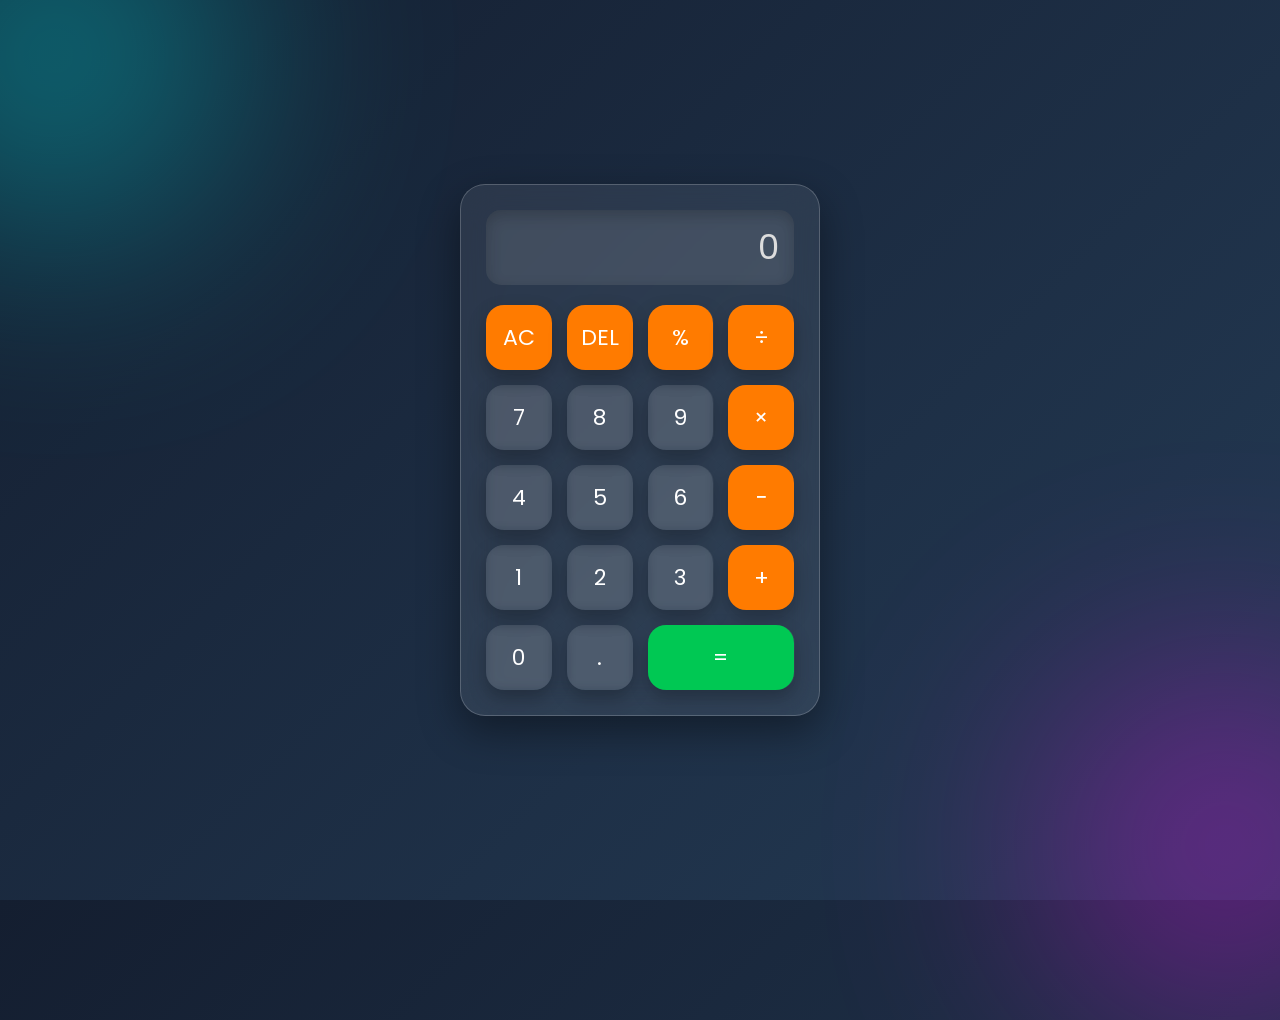
<file: calculator/index.html>
<!DOCTYPE html>
<html lang="en">
<head>
<meta charset="UTF-8">
<meta name="viewport" content="width=device-width, initial-scale=1.0">
<title>Modern Calculator</title>

<link rel="stylesheet" href="style.css">

<!-- Google Font -->
<link href="https://fonts.googleapis.com/css2?family=Poppins:wght@300;400;600&display=swap" rel="stylesheet">

</head>

<body>

<div class="container">

<div class="calculator">

<input
type="text"
id="display"
placeholder="0"
readonly>

<div class="buttons">

<button class="operator" onclick="clearDisplay()">AC</button>
<button class="operator" onclick="deleteLast()">DEL</button>
<button class="operator" onclick="append('%')">%</button>
<button class="operator" onclick="append('/')">÷</button>

<button onclick="append('7')">7</button>
<button onclick="append('8')">8</button>
<button onclick="append('9')">9</button>
<button class="operator" onclick="append('*')">×</button>

<button onclick="append('4')">4</button>
<button onclick="append('5')">5</button>
<button onclick="append('6')">6</button>
<button class="operator" onclick="append('-')">−</button>

<button onclick="append('1')">1</button>
<button onclick="append('2')">2</button>
<button onclick="append('3')">3</button>
<button class="operator" onclick="append('+')">+</button>

<button onclick="append('0')">0</button>
<button onclick="append('.')">.</button>

<button class="equal" onclick="calculate()">=</button>

</div>

</div>

</div>

<script src="script.js"></script>

</body>
</html>
</file>
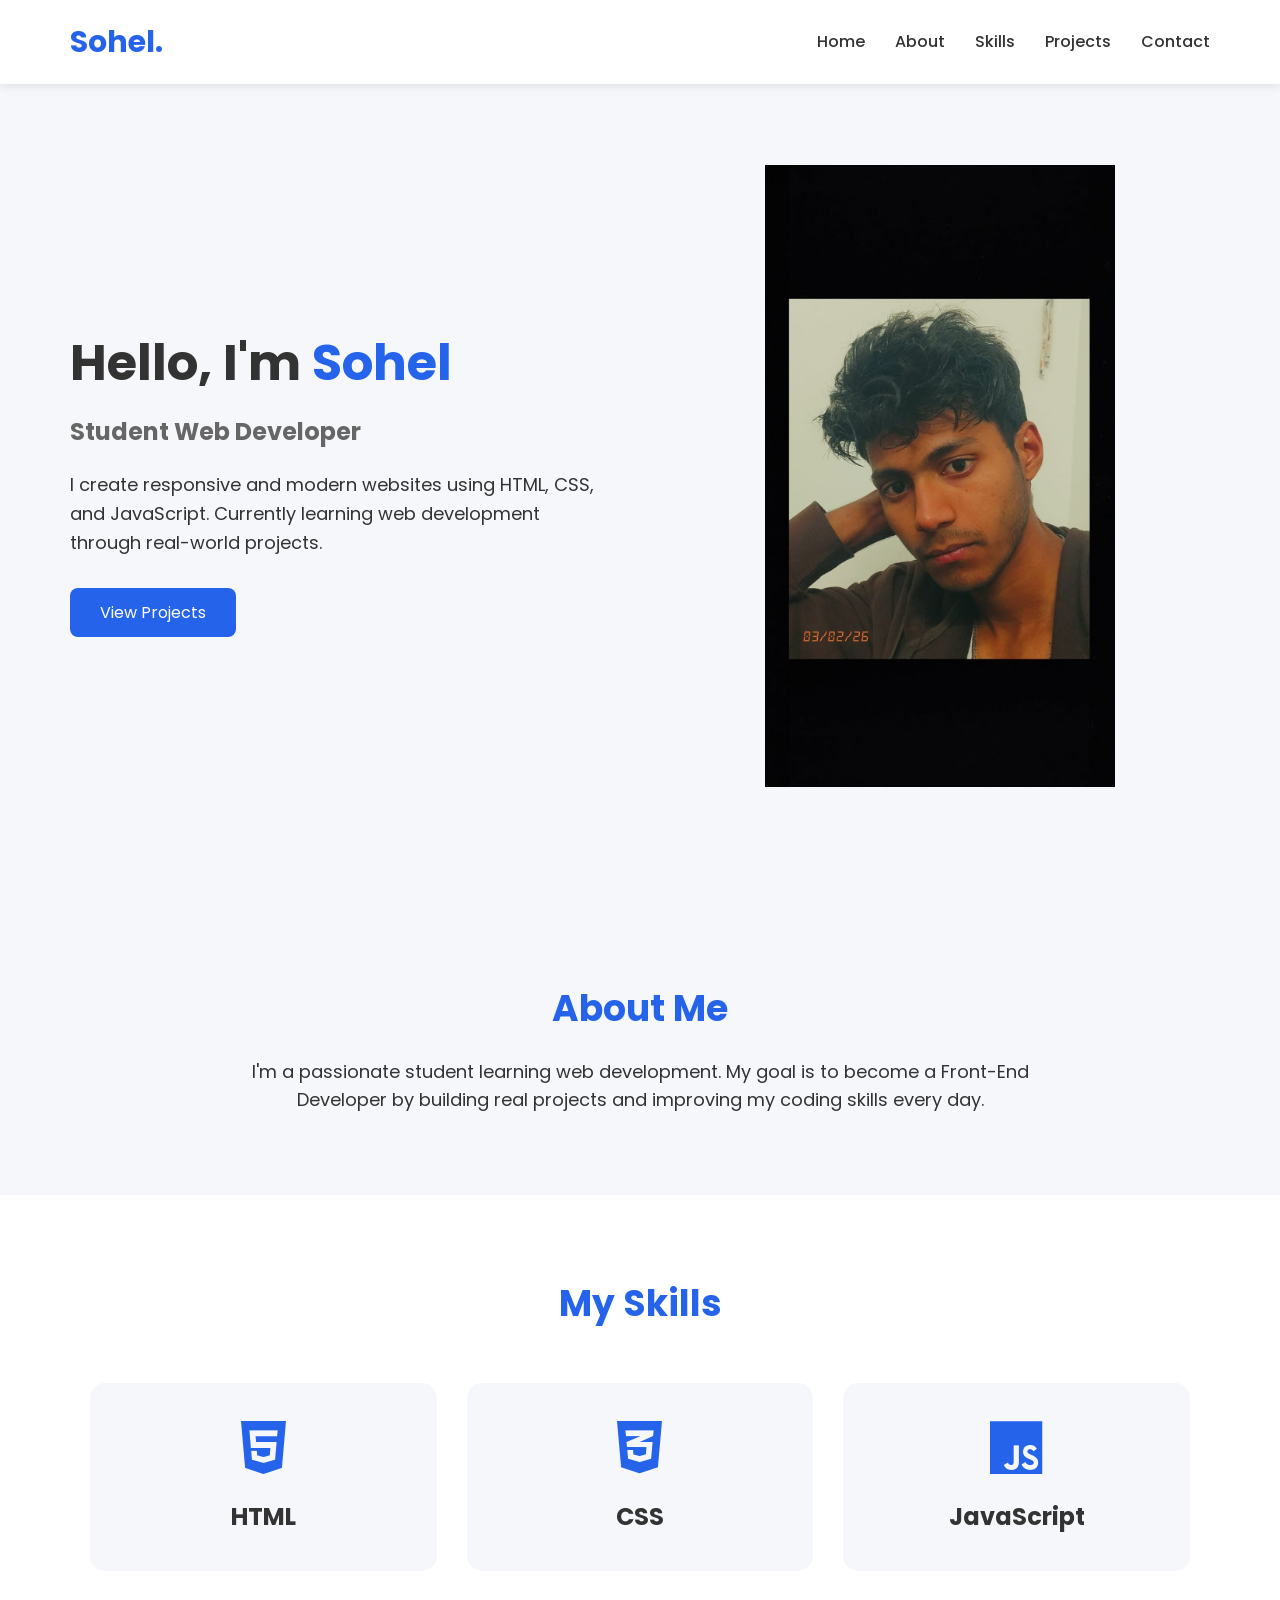
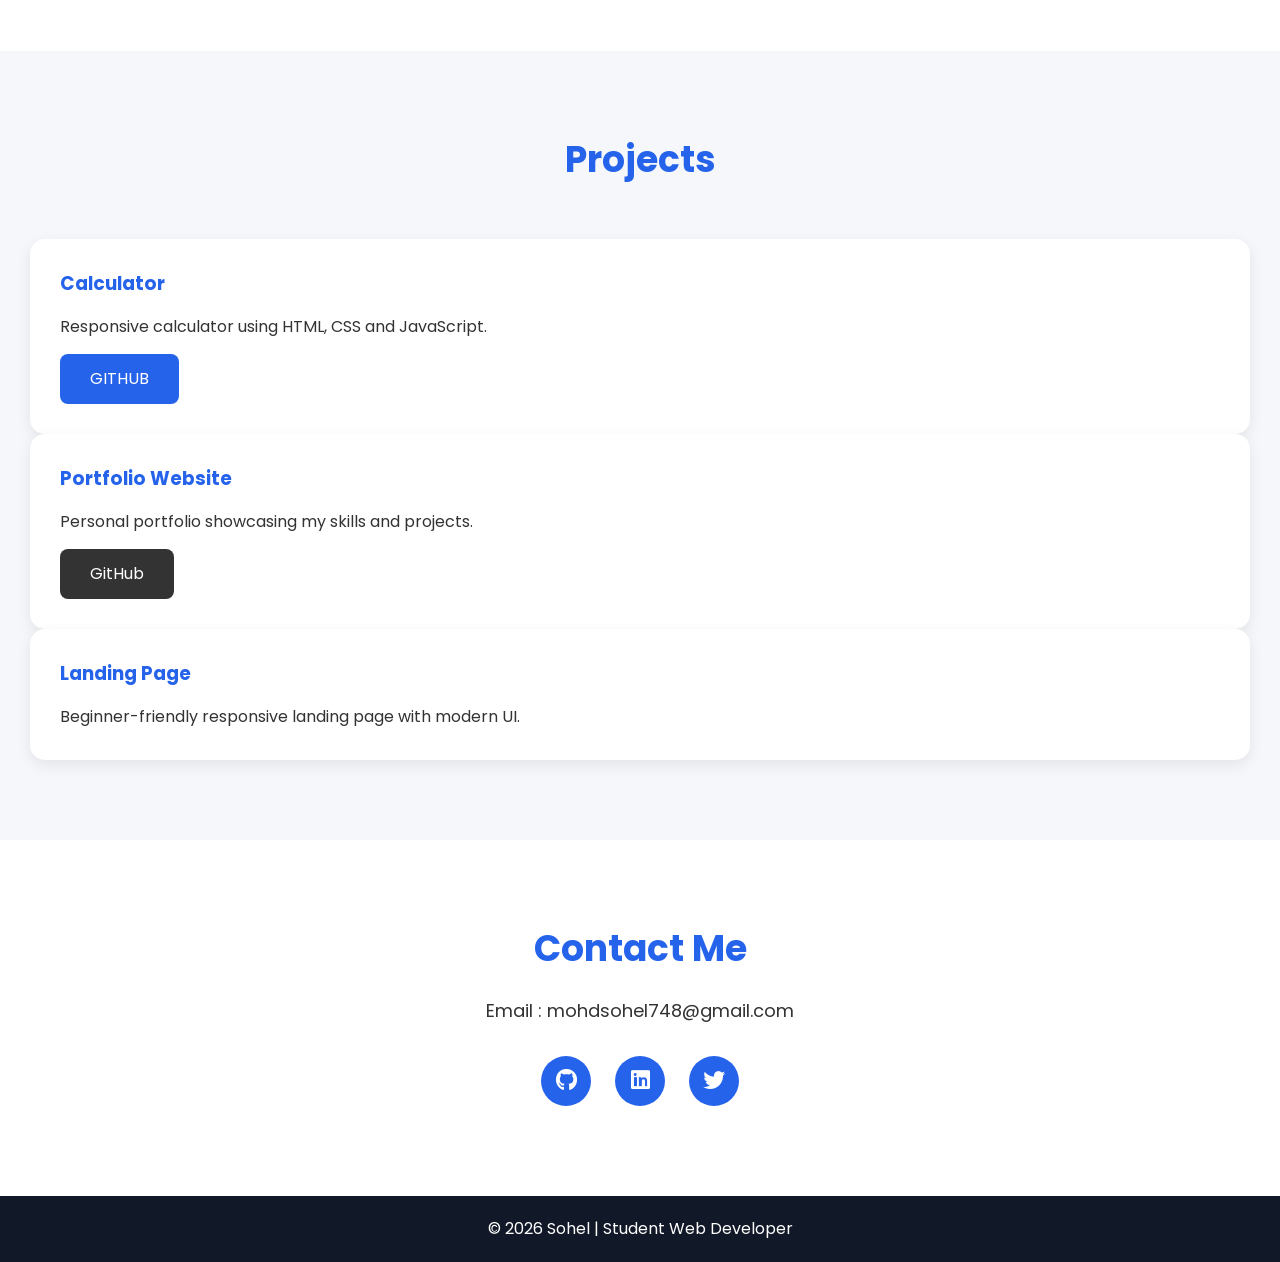
<file: landing page/index.html>
<!DOCTYPE html>
<html lang="en">
<head>
    <meta charset="UTF-8">
    <meta name="viewport" content="width=device-width, initial-scale=1.0">
    <title>Student Web Developer</title>

    <link rel="stylesheet" href="style.css">

    <!-- Font Awesome -->
    <link rel="stylesheet"
        href="https://cdnjs.cloudflare.com/ajax/libs/font-awesome/6.5.2/css/all.min.css">
</head>

<body>

    <!-- Navbar -->

    <header>

        <nav class="navbar">

            <h2 class="logo">Sohel.</h2>

            <ul class="nav-links">

                <li><a href="#home">Home</a></li>

                <li><a href="#about">About</a></li>

                <li><a href="#skills">Skills</a></li>

                <li><a href="#projects">Projects</a></li>

                <li><a href="#contact">Contact</a></li>

            </ul>

            <div class="menu-btn">
                <i class="fa-solid fa-bars"></i>
            </div>

        </nav>

    </header>


    <!-- Hero Section -->

    <section class="hero" id="home">

        <div class="hero-text">

            <h1>Hello, I'm <span>Sohel</span></h1>

            <h2>Student Web Developer</h2>

            <p>
                I create responsive and modern websites using
                HTML, CSS, and JavaScript.
                Currently learning web development through
                real-world projects.
            </p>

            <a href="#projects" class="btn">
                View Projects
            </a>

        </div>

        <div class="hero-image">

            <img src="images/profile.png.jpeg" alt="Sohel">

        </div>

    </section>


    <!-- About -->

    <section class="about" id="about">

        <h2>About Me</h2>

        <p>

            I'm a passionate student learning web development.
            My goal is to become a Front-End Developer by building
            real projects and improving my coding skills every day.

        </p>

    </section>


    <!-- Skills -->

    <section class="skills" id="skills">

        <h2>My Skills</h2>

        <div class="skill-container">

            <div class="card">
                <i class="fa-brands fa-html5"></i>
                <h3>HTML</h3>
            </div>

            <div class="card">
                <i class="fa-brands fa-css3-alt"></i>
                <h3>CSS</h3>
            </div>

            <div class="card">
                <i class="fa-brands fa-js"></i>
                <h3>JavaScript</h3>
            </div>

        </div>

    </section>


    <!-- Projects -->

    <section class="projects" id="projects">

        <h2>Projects</h2>

        <div class="project-card">

    <h3>Calculator</h3>

    <p>
        Responsive calculator using HTML,
        CSS and JavaScript.
    </p>

    <a href=" https://codsoft-seven-eta.vercel.app/" class="btn" target="_blank">
        GITHUB
    </a>

    

</div>

            <div class="project-card">

    <h3>Portfolio Website</h3>

    <p>
        Personal portfolio showcasing my skills and projects.
    </p>


    <a href=" https://portfolio-kappa-ten-5zxntyxz58.vercel.app/" class="btn github-btn" target="_blank">
        GitHub
    </a>

</div>

            <div class="project-card">

                <h3>Landing Page</h3>

                <p>
                    Beginner-friendly responsive landing page
                    with modern UI.
                </p>

            </div>

        </div>

    </section>


    <!-- Contact -->

    <section class="contact" id="contact">

        <h2>Contact Me</h2>

        <p>Email : mohdsohel748@gmail.com</p>

        <div class="social">

            <a href=""https://github.com/mohdsoheldev"><i class="fab fa-github"></i></a>

            <a href="https://www.linkedin.com/in/mohd-sohel-a02031294"><i class="fab fa-linkedin"></i></a>

            <a href="https://x.com/mohdsoh04438311"><i class="fab fa-twitter"></i></a>

        </div>

    </section>


    <!-- Footer -->

    <footer>

        <p>© 2026 Sohel | Student Web Developer</p>

    </footer>


    <script src="script.js"></script>

</body>
</html>
</file>
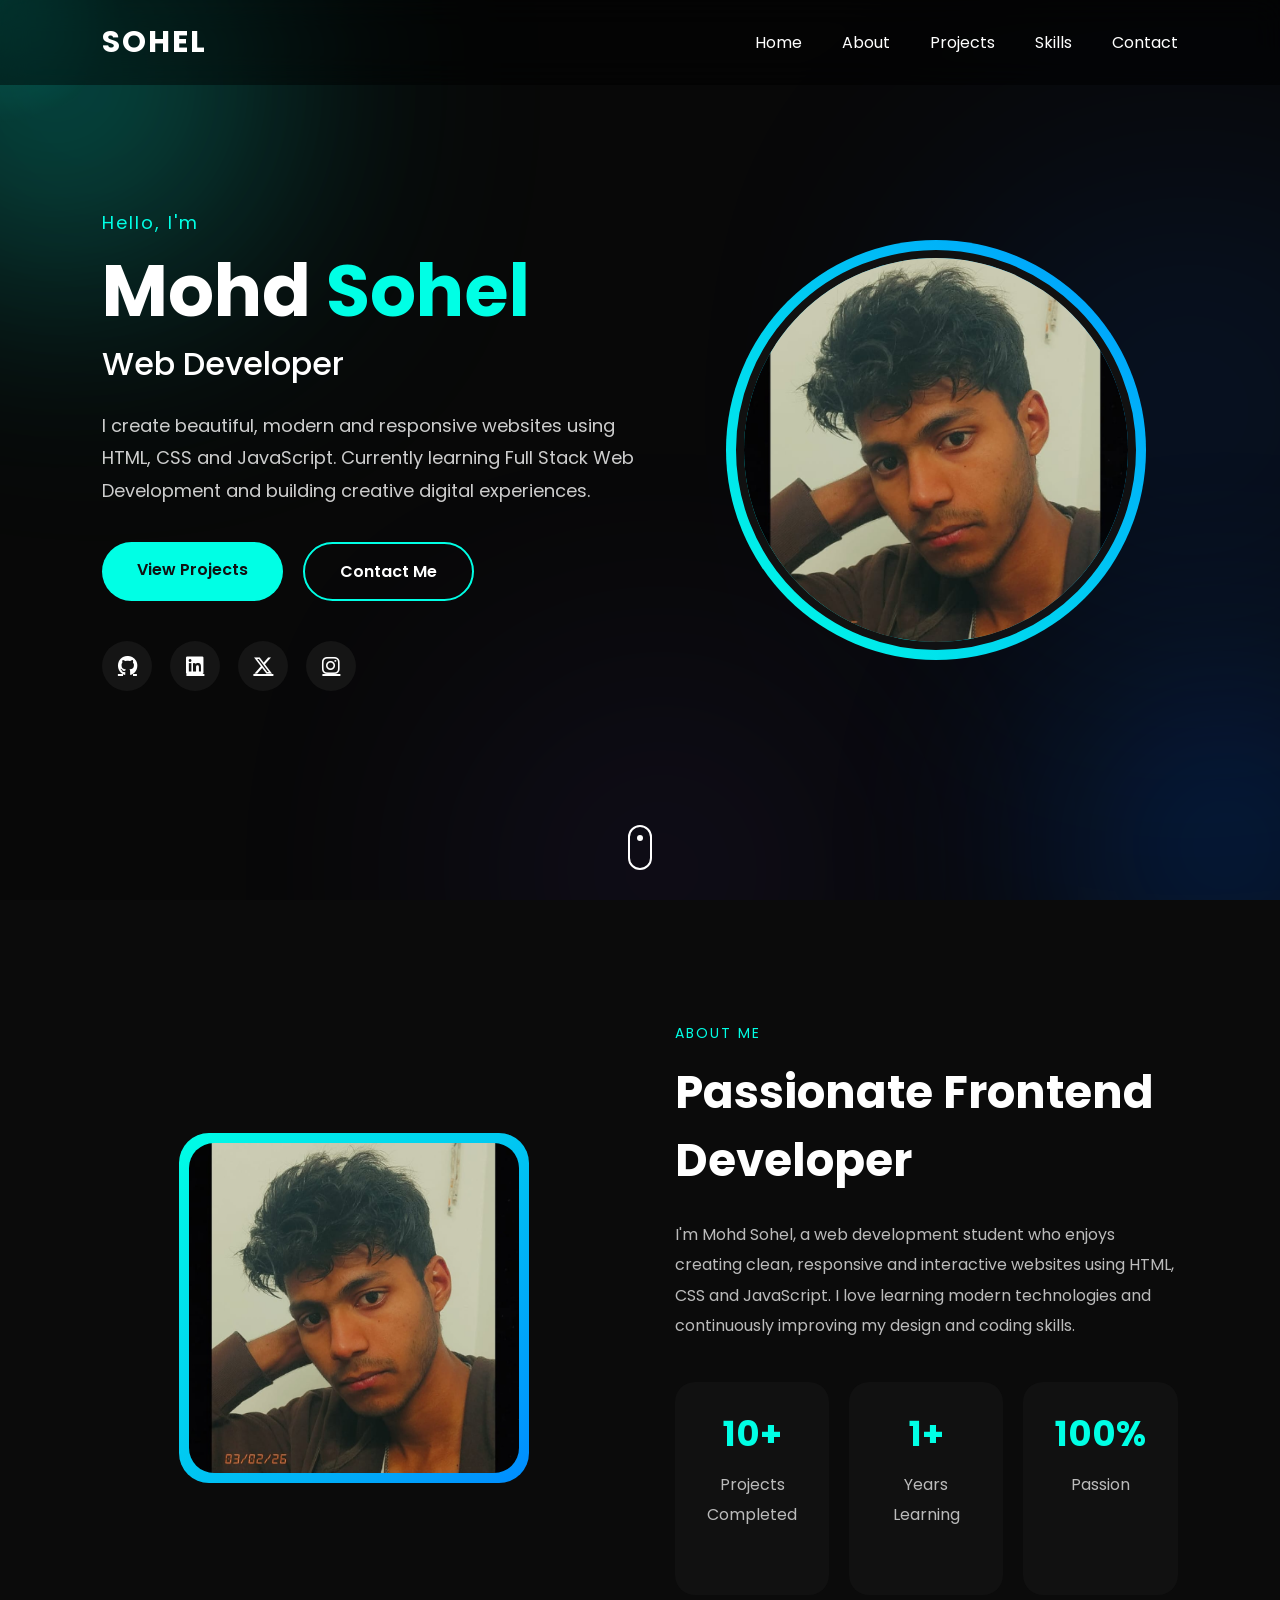
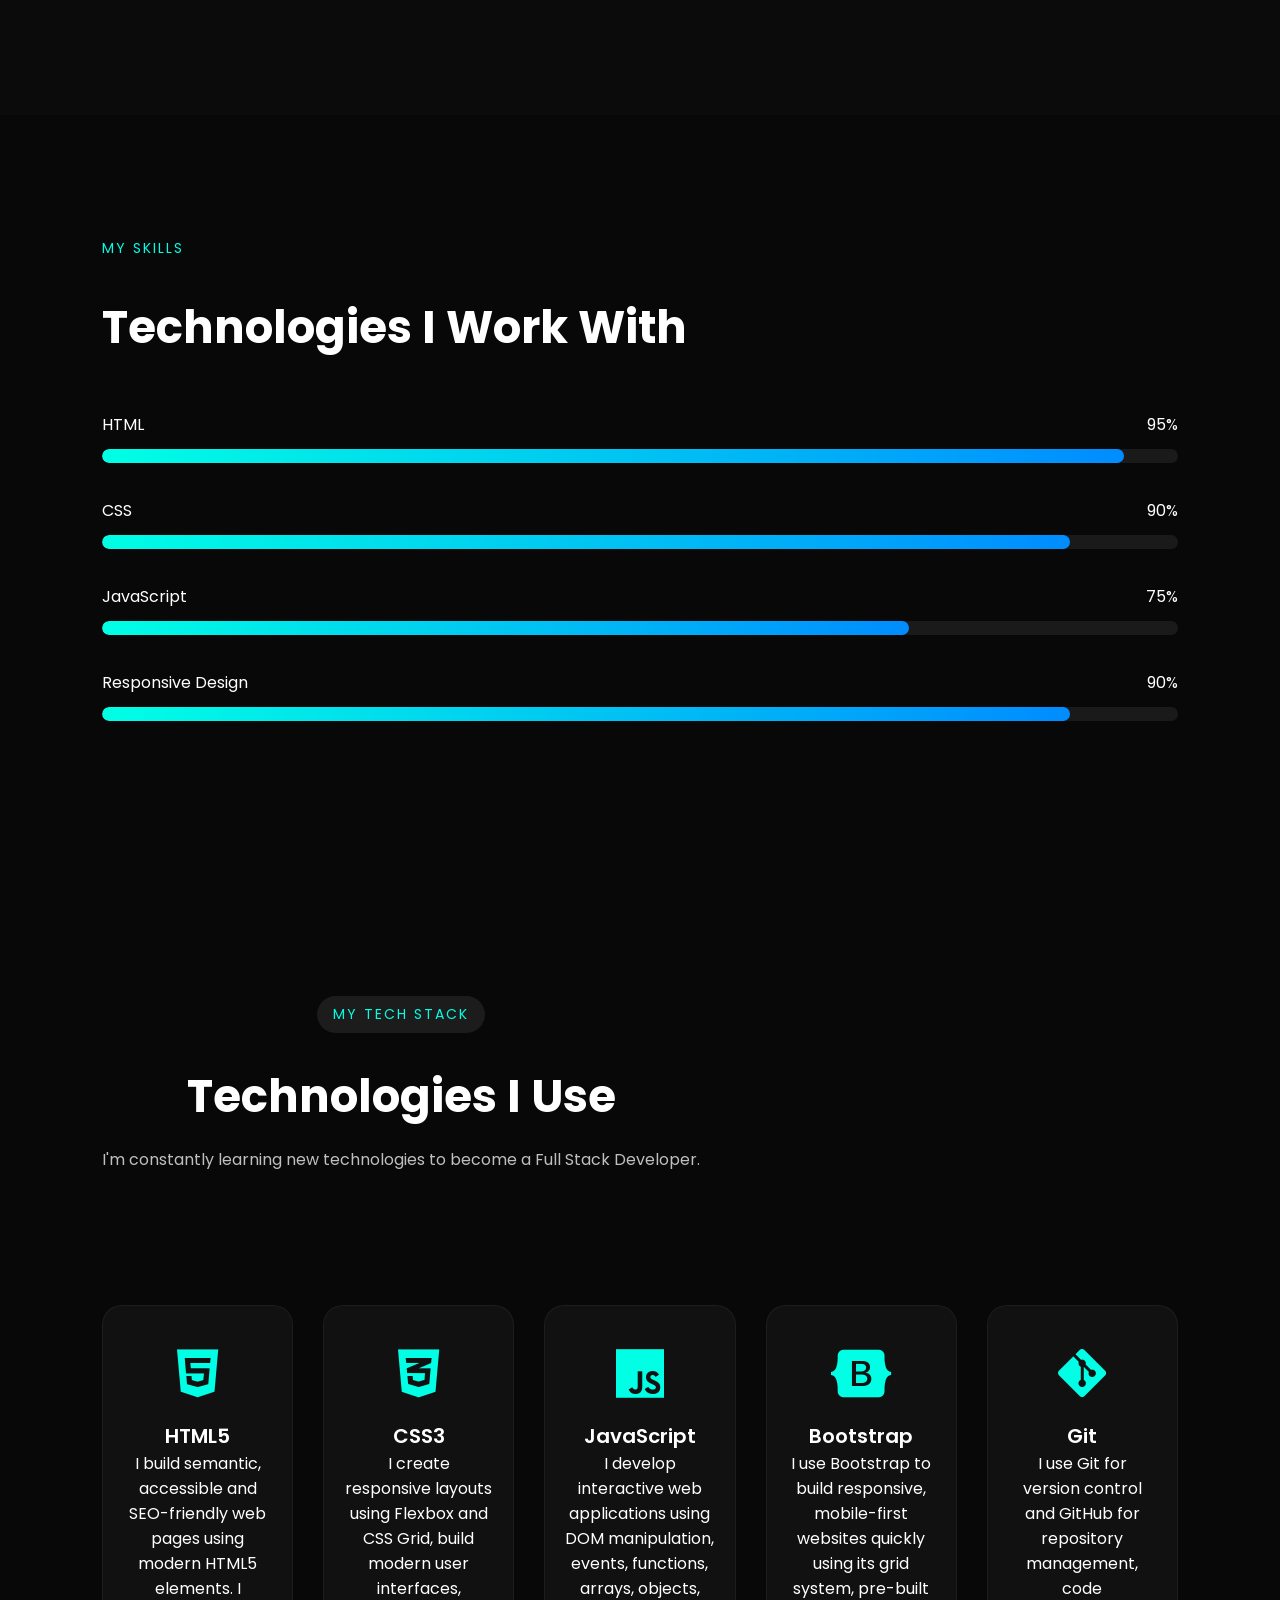
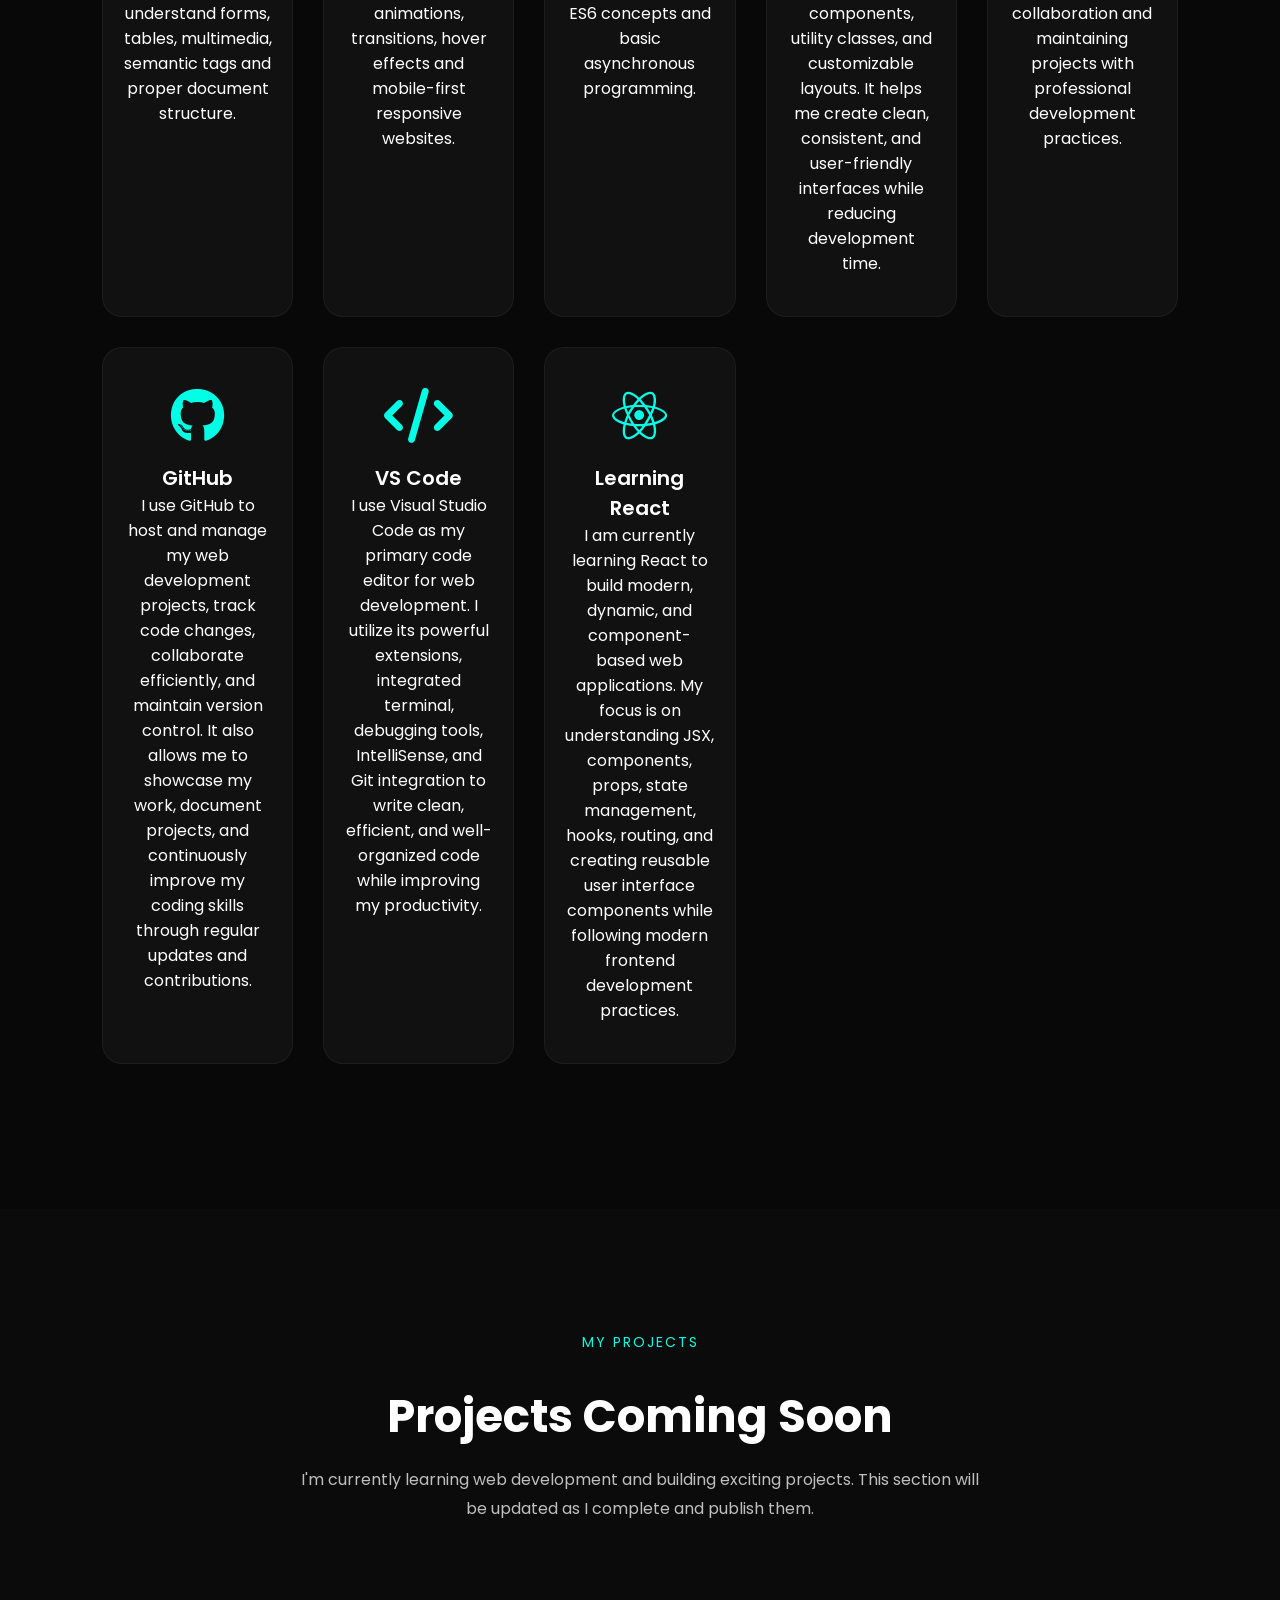
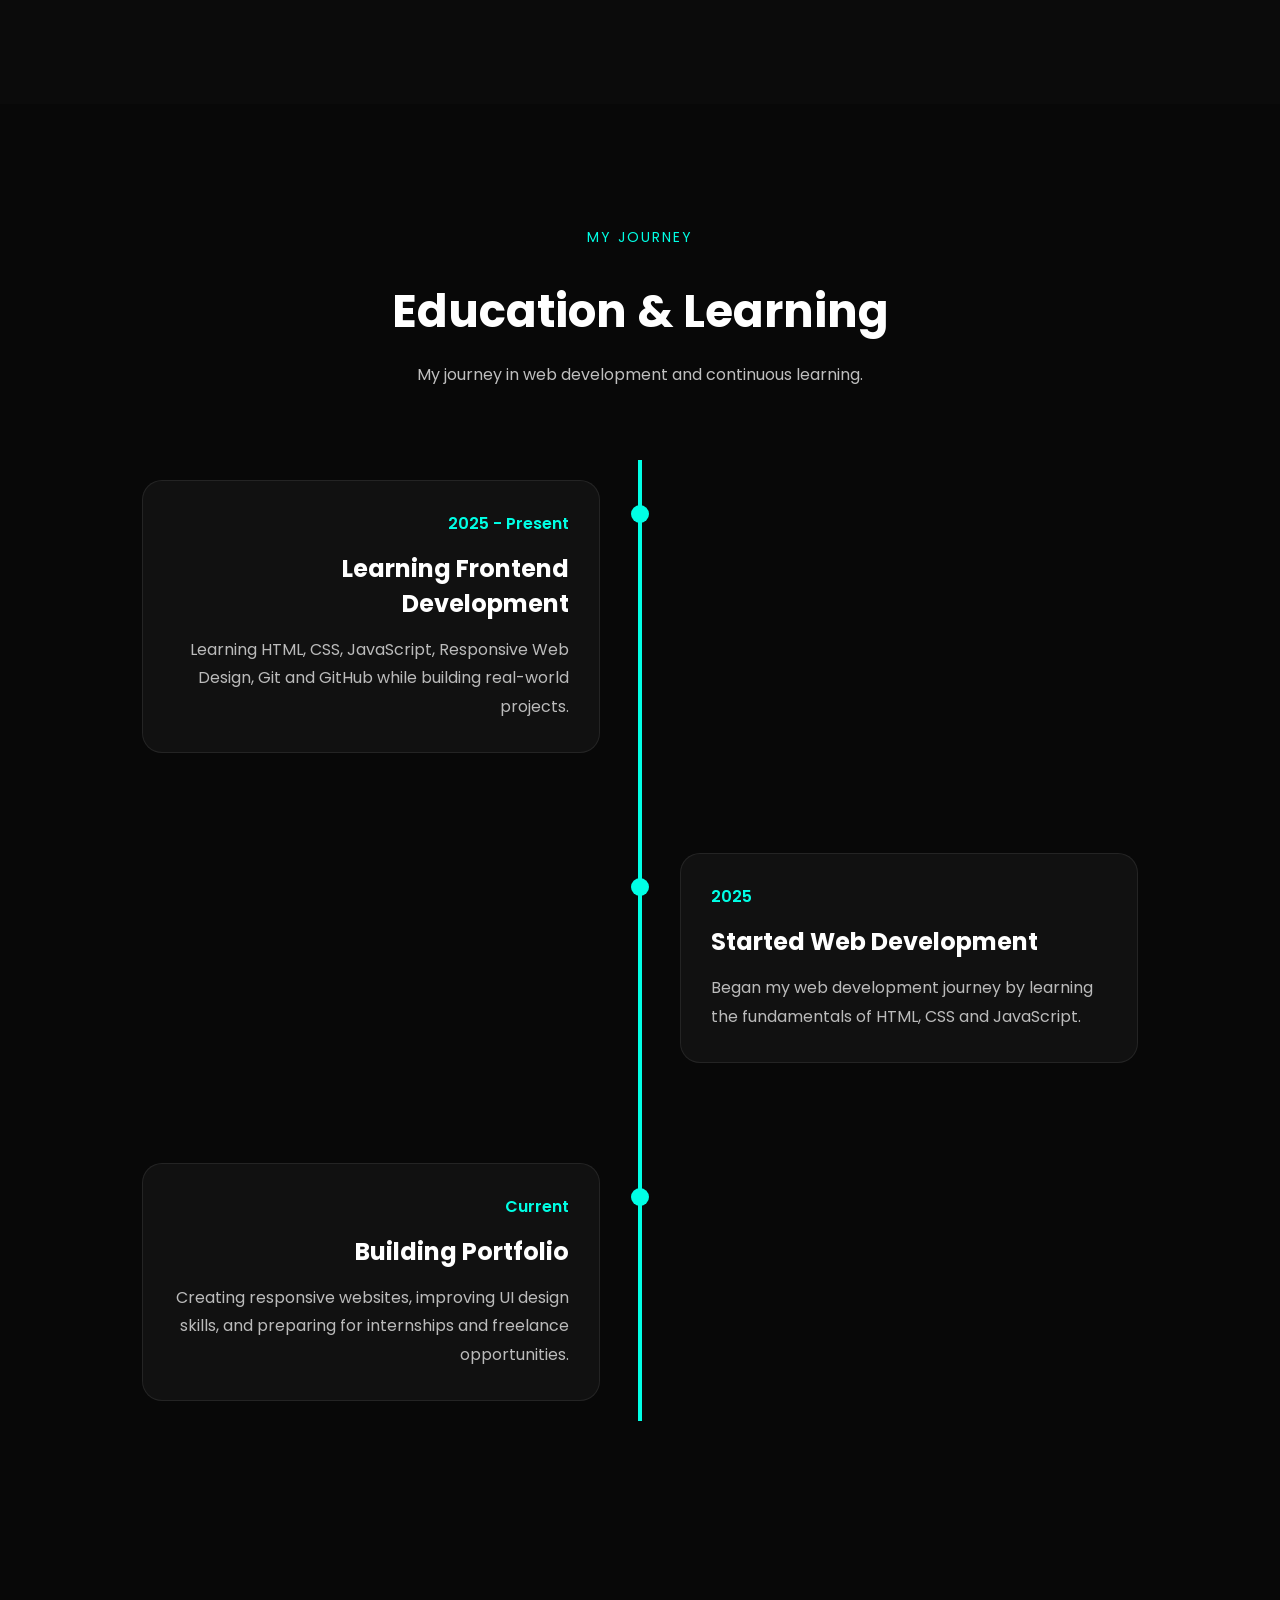
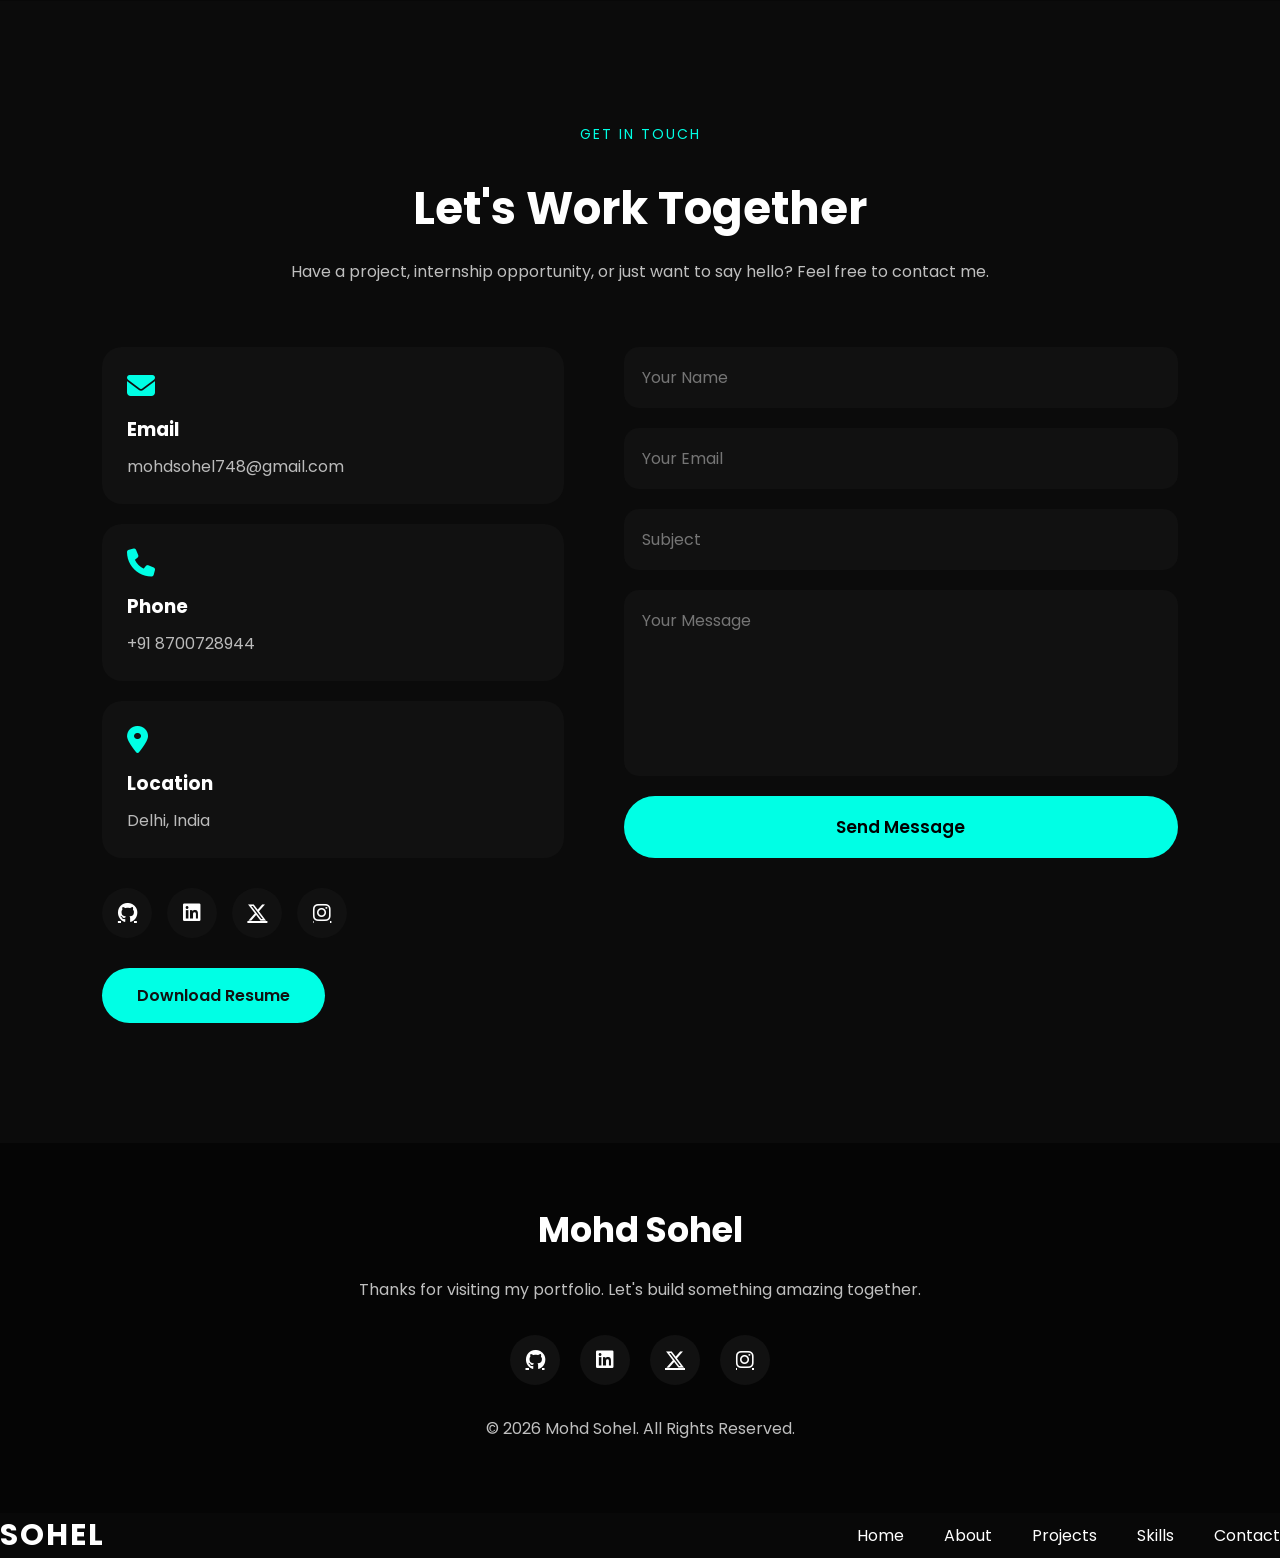
<file: Portfolio/index.html>
﻿<!DOCTYPE html>
<html lang="en">

<head>

<meta charset="UTF-8">

<meta name="viewport" content="width=device-width, initial-scale=1.0">

<title>Sohel Portfolio</title>

<link rel="stylesheet" href="style.css">

<link rel="preconnect" href="https://fonts.googleapis.com">

<link rel="preconnect" href="https://fonts.gstatic.com" crossorigin>

<link href="https://fonts.googleapis.com/css2?family=Poppins:wght@300;400;500;600;700&display=swap" rel="stylesheet">

<link rel="stylesheet"
href="https://cdnjs.cloudflare.com/ajax/libs/font-awesome/6.7.1/css/all.min.css">

</head>

<body>
    <!-- ================= BACKGROUND EFFECTS ================= -->

<div class="background-effects">

    <div class="gradient-circle circle1"></div>

    <div class="gradient-circle circle2"></div>

    <div class="gradient-circle circle3"></div>

</div>

<div id="mouse-glow"></div>

<header>
    <nav>
        <div class="logo">SOHEL</div>
        <ul class="nav-links">
            <li><a href="#">Home</a></li>
            <li><a href="#about">About</a></li>
            <li><a href="#projects">Projects</a></li>
            <li><a href="#skills">Skills</a></li>
            <li><a href="#contact">Contact</a></li>
        </ul>
        <div class="hamburger">
            <span></span>
            <span></span>
            <span></span>
        </div>
    </nav>
</header>

<section class="hero">

<div class="blur blur1"></div>
<div class="blur blur2"></div>

<div class="hero-left">

<p class="intro">
Hello, I'm
</p>

<h1>
Mohd <span>Sohel</span>
</h1>

<h2 id="typing"></h2>

<p class="hero-text">
I create beautiful, modern and responsive websites using HTML, CSS and JavaScript.
Currently learning Full Stack Web Development and building creative digital experiences.
</p>

<div class="hero-buttons">

<a href="#projects" class="btn primary">
View Projects
</a>

<a href="#contact" class="btn secondary">
Contact Me
</a>

</div>

<div class="socials">

<a href="https://github.com/mohdsoheldev"><i class="fa-brands fa-github"></i></a>

<a href="https://www.linkedin.com/in/mohd-sohel-a02031294
"><i class="fa-brands fa-linkedin"></i></a>

<a href="https://x.com/mohdsoh04438311"><i class="fa-brands fa-x-twitter"></i></a>

<a href="https://www.instagram.com/mohdsohel375"><i class="fa-brands fa-instagram"></i></a>

</div>

</div>

<div class="hero-right">

<div class="image-box">

<img src="images/profile.png.jpeg" alt="Profile">

</div>

</div>

</section>
<!-- ================= ABOUT ================= -->

<section class="about" id="about">

    <div class="about-image">
        <div class="about-card">
            <img src="images/profile.png.jpeg" alt="Sohel">
        </div>
    </div>

    <div class="about-content">

        <span class="section-tag">ABOUT ME</span>

        <h2>
            Passionate Frontend Developer
        </h2>

        <p>
            I'm Mohd Sohel, a web development student who enjoys creating clean,
            responsive and interactive websites using HTML, CSS and JavaScript.
            I love learning modern technologies and continuously improving my
            design and coding skills.
        </p>

        <div class="about-info">

            <div class="info-box">
                <h3>10+</h3>
                <p>Projects Completed</p>
            </div>

            <div class="info-box">
                <h3>1+</h3>
                <p>Years Learning</p>
            </div>

            <div class="info-box">
                <h3>100%</h3>
                <p>Passion</p>
            </div>

        </div>

    </div>

</section>

<!-- ================= SKILLS ================= -->

<section class="skills" id="skills">

    <span class="section-tag">
        MY SKILLS
    </span>

    <h2>
        Technologies I Work With
    </h2>

    <div class="skill-container">

        <div class="skill">

            <div class="skill-title">
                <span>HTML</span>
                <span>95%</span>
            </div>

            <div class="progress">
                <div class="progress-bar html"></div>
            </div>

        </div>

        <div class="skill">

            <div class="skill-title">
                <span>CSS</span>
                <span>90%</span>
            </div>

            <div class="progress">
                <div class="progress-bar css"></div>
            </div>

        </div>

        <div class="skill">

            <div class="skill-title">
                <span>JavaScript</span>
                <span>75%</span>
            </div>

            <div class="progress">
                <div class="progress-bar js"></div>
            </div>

        </div>

        <div class="skill">

            <div class="skill-title">
                <span>Responsive Design</span>
                <span>90%</span>
            </div>

            <div class="progress">
                <div class="progress-bar responsive"></div>
            </div>

        </div>

    </div>

</section>
<!-- ================= TECH STACK ================= -->

<section class="tech-stack" id="tech">

    <div class="section-header">

        <span class="section-tag">
            MY TECH STACK
        </span>

        <h2>
            Technologies I Use
        </h2>

        <p>
            I'm constantly learning new technologies to become a Full Stack Developer.
        </p>

    </div>

    <div class="tech-grid">

        <div class="tech-card">
            <i class="fa-brands fa-html5"></i>
            <h3>HTML5</h3>
            <p>I build semantic, accessible and SEO-friendly web pages
             using modern HTML5 elements. I understand forms, tables,
            multimedia, semantic tags and proper document structure.</p>
        </div>

        <div class="tech-card">
            <i class="fa-brands fa-css3-alt"></i>
            <h3>CSS3</h3>
            <p>I create responsive layouts using Flexbox and CSS Grid,
             build modern user interfaces, animations, transitions,
            hover effects and mobile-first responsive websites.</p>
        </div>

        <div class="tech-card">
            <i class="fa-brands fa-js"></i>
            <h3>JavaScript</h3>
            <p>I develop interactive web applications using DOM
            manipulation, events, functions, arrays, objects,
            ES6 concepts and basic asynchronous programming.</p>
        </div>

        <div class="tech-card">
            <i class="fa-brands fa-bootstrap"></i>
            <h3>Bootstrap</h3>
            <p>I use Bootstrap to build responsive, mobile-first websites quickly using
    its grid system, pre-built components, utility classes, and customizable
    layouts. It helps me create clean, consistent, and user-friendly interfaces
    while reducing development time.</p>
        </div>

        <div class="tech-card">
            <i class="fa-brands fa-git-alt"></i>
            <h3>Git</h3>
            <p>I use Git for version control and GitHub for repository
            management, code collaboration and maintaining projects
             with professional development practices.</p>
        </div>

        <div class="tech-card">
            <i class="fa-brands fa-github"></i>
            <h3>GitHub</h3>
            <p>I use GitHub to host and manage my web development projects,
                track code changes, collaborate efficiently, and maintain version
                control. It also allows me to showcase my work, document
                projects, and continuously improve my coding skills through
                regular updates and contributions.</p>
        </div>

        <div class="tech-card">
            <i class="fa-solid fa-code"></i>
            <h3>VS Code</h3>
            <p>I use Visual Studio Code as my primary code editor for web
                development. I utilize its powerful extensions, integrated
                terminal, debugging tools, IntelliSense, and Git integration
                to write clean, efficient, and well-organized code while
                improving my productivity.</p>
        </div>

        <div class="tech-card">
            <i class="fa-brands fa-react"></i>
            <h3>Learning React</h3>
            <p>I am currently learning React to build modern, dynamic, and
                component-based web applications. My focus is on understanding
                JSX, components, props, state management, hooks, routing, and
                creating reusable user interface components while following
                modern frontend development practices.</p>
        </div>

    </div>

</section>
<!-- ================= PROJECTS ================= -->

<section class="projects" id="projects">

    <div class="section-header">
        <span class="section-tag">MY PROJECTS</span>
        <h2>Projects Coming Soon</h2>
        <p>
            I'm currently learning web development and building exciting projects.
            This section will be updated as I complete and publish them.
        </p>
    </div>

</section>
<!-- ================= EXPERIENCE ================= -->

<section class="timeline" id="experience">

    <div class="section-header">
        <span class="section-tag">MY JOURNEY</span>
        <h2>Education & Learning</h2>
        <p>
            My journey in web development and continuous learning.
        </p>
    </div>

    <div class="timeline-container">

        <!-- Timeline Item 1 -->
        <div class="timeline-item left">
            <div class="timeline-content">
                <span class="timeline-year">2025 - Present</span>
                <h3>Learning Frontend Development</h3>
                <p>
                    Learning HTML, CSS, JavaScript, Responsive Web Design,
                    Git and GitHub while building real-world projects.
                </p>
            </div>
        </div>

        <!-- Timeline Item 2 -->
        <div class="timeline-item right">
            <div class="timeline-content">
                <span class="timeline-year">2025</span>
                <h3>Started Web Development</h3>
                <p>
                    Began my web development journey by learning the fundamentals
                    of HTML, CSS and JavaScript.
                </p>
            </div>
        </div>

        <!-- Timeline Item 3 -->
        <div class="timeline-item left">
            <div class="timeline-content">
                <span class="timeline-year">Current</span>
                <h3>Building Portfolio</h3>
                <p>
                    Creating responsive websites, improving UI design skills,
                    and preparing for internships and freelance opportunities.
                </p>
            </div>
        </div>

    </div>

</section>
<!-- ================= CONTACT ================= -->

<section class="contact" id="contact">

    <div class="section-header">

        <span class="section-tag">GET IN TOUCH</span>

        <h2>Let's Work Together</h2>

        <p>
            Have a project, internship opportunity, or just want to say hello?
            Feel free to contact me.
        </p>

    </div>

    <div class="contact-container">

        <!-- Left Side -->

        <div class="contact-info">

            <div class="contact-card">

                <i class="fa-solid fa-envelope"></i>

                <h3>Email</h3>

                <p>mohdsohel748@gmail.com</p>

            </div>

            <div class="contact-card">

                <i class="fa-solid fa-phone"></i>

                <h3>Phone</h3>

                <p>+91 8700728944</p>

            </div>

            <div class="contact-card">

                <i class="fa-solid fa-location-dot"></i>

                <h3>Location</h3>

                <p>Delhi, India</p>

            </div>

            <div class="contact-social">

                <a href="https://github.com/mohdsoheldev"><i class="fa-brands fa-github"></i></a>

                <a href="https://www.linkedin.com/in/mohd-sohel-a02031294"><i class="fa-brands fa-linkedin"></i></a>

                <a href="https://x.com/mohdsoh04438311"><i class="fa-brands fa-x-twitter"></i></a>

                <a href="https://www.instagram.com/mohdsohel375"><i class="fa-brands fa-instagram"></i></a>

            </div>

            <a href="resume.pdf" class="resume-btn" download>

                Download Resume

            </a>

        </div>

        <!-- Right Side -->

        <form class="contact-form">

            <input
            type="text"
            placeholder="Your Name"
            required>

            <input
            type="email"
            placeholder="Your Email"
            required>

            <input
            type="text"
            placeholder="Subject"
            required>

            <textarea
            rows="6"
            placeholder="Your Message"
            required></textarea>

            <button type="submit">

                Send Message

            </button>

        </form>

    </div>

</section>
<!-- ================= FOOTER ================= -->

<footer class="footer">

    <div class="footer-content">

        <h2>Mohd Sohel</h2>

        <p>
            Thanks for visiting my portfolio. Let's build something amazing together.
        </p>

        <div class="footer-socials">

            <a href="https://github.com/yourusername" target="_blank">
                <i class="fa-brands fa-github"></i>
            </a>

            <a href="https://linkedin.com/in/yourusername" target="_blank">
                <i class="fa-brands fa-linkedin"></i>
            </a>

            <a href="https://x.com/yourusername" target="_blank">
                <i class="fa-brands fa-x-twitter"></i>
            </a>

            <a href="https://instagram.com/yourusername" target="_blank">
                <i class="fa-brands fa-instagram"></i>
            </a>

        </div>

        <p class="copyright">
            © <span id="year"></span> Mohd Sohel. All Rights Reserved.
        </p>

    </div>

</footer>

<!-- Scroll To Top -->

<button id="scrollTop">
    <i class="fa-solid fa-arrow-up"></i>
</button>

<div class="scroll-down">
<span></span>
</div>
<nav>

<div class="logo">

SOHEL

</div>

<ul class="nav-links">

<li><a href="#">Home</a></li>

<li><a href="#">About</a></li>

<li><a href="#">Projects</a></li>

<li><a href="#">Skills</a></li>

<li><a href="#">Contact</a></li>

</ul>

<div class="hamburger">

<span></span>

<span></span>

<span></span>

</div>

    </div>

</section>

<script src="script.js"></script>


</body>

</html>
</file>
<file: calculator/style.css>
/* Google Font */
@import url('https://fonts.googleapis.com/css2?family=Poppins:wght@300;400;500;600&display=swap');

*{
    margin:0;
    padding:0;
    box-sizing:border-box;
    font-family:'Poppins',sans-serif;
}

body{
    height:100vh;
    display:flex;
    justify-content:center;
    align-items:center;
    background:linear-gradient(135deg,#141E30,#243B55);
    overflow:hidden;
}

/* Animated Background */
body::before{
    content:"";
    position:absolute;
    width:350px;
    height:350px;
    background:#00dbde;
    border-radius:50%;
    filter:blur(120px);
    top:-120px;
    left:-120px;
    opacity:.45;
}

body::after{
    content:"";
    position:absolute;
    width:350px;
    height:350px;
    background:#fc00ff;
    border-radius:50%;
    filter:blur(120px);
    bottom:-120px;
    right:-120px;
    opacity:.35;
}

.container{
    position:relative;
    z-index:2;
}

/* Calculator Box */
.calculator{
    width:360px;
    padding:25px;
    border-radius:25px;
    background:rgba(255,255,255,0.08);
    backdrop-filter:blur(18px);
    border:1px solid rgba(255,255,255,.2);
    box-shadow:0 15px 40px rgba(0,0,0,.4);
}

/* Display */
#display{
    width:100%;
    height:75px;
    border:none;
    outline:none;
    border-radius:15px;
    margin-bottom:20px;
    background:rgba(255,255,255,.1);
    color:#fff;
    font-size:34px;
    text-align:right;
    padding:15px;
    box-shadow:inset 0 5px 15px rgba(0,0,0,.2);
}

#display::placeholder{
    color:#ddd;
}

/* Grid */
.buttons{
    display:grid;
    grid-template-columns:repeat(4,1fr);
    gap:15px;
}

/* Buttons */
button{
    height:65px;
    border:none;
    border-radius:18px;
    font-size:22px;
    cursor:pointer;
    color:#fff;
    background:rgba(255,255,255,.08);
    backdrop-filter:blur(5px);
    transition:.25s;
    box-shadow:0 8px 18px rgba(0,0,0,.25);
}

/* Hover */
button:hover{
    transform:translateY(-3px);
    background:rgba(255,255,255,.18);
}

/* Click Effect */
button:active{
    transform:scale(.95);
}

/* Operator Buttons */
.operator{
    background:#ff7b00;
}

.operator:hover{
    background:#ff922b;
}

/* Equal Button */
.equal{
    grid-column:span 2;
    background:#00c853;
}

.equal:hover{
    background:#00e676;
}

/* Responsive */
@media(max-width:420px){

.calculator{
    width:95%;
    padding:20px;
}

button{
    height:60px;
    font-size:20px;
}

#display{
    font-size:30px;
}

}
</file>
<file: landing page/style.css>
/* Google Font */
@import url('https://fonts.googleapis.com/css2?family=Poppins:wght@300;400;500;600;700&display=swap');

*{
    margin:0;
    padding:0;
    box-sizing:border-box;
    font-family:'Poppins',sans-serif;
    scroll-behavior:smooth;
}

body{
    background:#f5f7fb;
    color:#333;
    line-height:1.6;
}

/* Navbar */

header{
    width:100%;
    background:#fff;
    position:fixed;
    top:0;
    left:0;
    z-index:1000;
    box-shadow:0 2px 10px rgba(0,0,0,.1);
}

.navbar{
    max-width:1200px;
    margin:auto;
    padding:18px 30px;
    display:flex;
    justify-content:space-between;
    align-items:center;
}

.logo{
    color:#2563eb;
    font-size:30px;
    font-weight:700;
}

.nav-links{
    display:flex;
    list-style:none;
}

.nav-links li{
    margin-left:30px;
}

.nav-links a{
    text-decoration:none;
    color:#333;
    font-weight:500;
    transition:.3s;
}

.nav-links a:hover{
    color:#2563eb;
}

.menu-btn{
    display:none;
    font-size:28px;
    cursor:pointer;
}

/* Hero */

.hero{
    max-width:1200px;
    margin:auto;
    min-height:100vh;
    display:flex;
    justify-content:space-between;
    align-items:center;
    gap:60px;
    padding:120px 30px 60px;
}

.hero-text{
    flex:1;
}

.hero-text h1{
    font-size:50px;
    margin-bottom:10px;
}

.hero-text span{
    color:#2563eb;
}

.hero-text h2{
    color:#666;
    margin-bottom:20px;
}

.hero-text p{
    margin-bottom:30px;
    font-size:18px;
}

.btn{
    display:inline-block;
    padding:12px 30px;
    background:#2563eb;
    color:#fff;
    text-decoration:none;
    border-radius:8px;
    transition:.3s;
}

.btn:hover{
    background:#1d4ed8;
}

.hero-image{
    flex:1;
    text-align:center;
}

.hero-image img{
    width:350px;
    max-width:100%;
}

/* About */

.about{
    padding:80px 30px;
    text-align:center;
    max-width:900px;
    margin:auto;
}

.about h2{
    font-size:36px;
    margin-bottom:20px;
    color:#2563eb;
}

.about p{
    font-size:18px;
}

/* Skills */

.skills{
    padding:80px 30px;
    background:#fff;
}

.skills h2{
    text-align:center;
    font-size:36px;
    margin-bottom:50px;
    color:#2563eb;
}

.skill-container{
    max-width:1100px;
    margin:auto;
    display:grid;
    grid-template-columns:repeat(auto-fit,minmax(250px,1fr));
    gap:30px;
}

.card{
    background:#f5f7fb;
    padding:35px;
    text-align:center;
    border-radius:15px;
    transition:.3s;
}

.card:hover{
    transform:translateY(-10px);
    box-shadow:0 15px 30px rgba(0,0,0,.1);
}

.card i{
    font-size:60px;
    color:#2563eb;
    margin-bottom:20px;
}

.card h3{
    font-size:24px;
}

/* Projects */

.projects{
    padding:80px 30px;
}

.projects h2{
    text-align:center;
    font-size:36px;
    margin-bottom:50px;
    color:#2563eb;
}

.project-container{
    max-width:1100px;
    margin:auto;
    display:grid;
    grid-template-columns:repeat(auto-fit,minmax(300px,1fr));
    gap:30px;
}

.project-card{
    background:#fff;
    padding:30px;
    border-radius:15px;
    transition:.3s;
    box-shadow:0 5px 15px rgba(0,0,0,.08);
}

.project-card:hover{
    transform:translateY(-10px);
}

.project-card h3{
    margin-bottom:15px;
    color:#2563eb;
}

/* Contact */

.contact{
    background:#fff;
    padding:80px 30px;
    text-align:center;
}

.contact h2{
    font-size:36px;
    color:#2563eb;
    margin-bottom:20px;
}

.contact p{
    margin-bottom:20px;
    font-size:18px;
}

.social a{
    display:inline-block;
    margin:10px;
    width:50px;
    height:50px;
    line-height:50px;
    border-radius:50%;
    background:#2563eb;
    color:#fff;
    font-size:22px;
    transition:.3s;
}

.social a:hover{
    background:#1d4ed8;
    transform:scale(1.1);
}

/* Footer */

footer{
    background:#111827;
    color:#fff;
    text-align:center;
    padding:20px;
}

/* Responsive */

@media(max-width:768px){

    .menu-btn{
        display:block;
    }

    .nav-links{
        position:absolute;
        top:75px;
        left:-100%;
        width:100%;
        background:#fff;
        flex-direction:column;
        text-align:center;
        transition:.3s;
        box-shadow:0 10px 15px rgba(0,0,0,.1);
    }

    .nav-links.active{
        left:0;
    }

    .nav-links li{
        margin:20px 0;
    }

    .hero{
        flex-direction:column-reverse;
        text-align:center;
        padding-top:130px;
    }

    .hero-text h1{
        font-size:38px;
    }

    .hero-image img{
        width:250px;
    }

    .about h2,
    .skills h2,
    .projects h2,
    .contact h2{
        font-size:30px;
    }
}
.project-card .btn{
    margin-top:15px;
    margin-right:10px;
}

.github-btn{
    background:#333;
}

.github-btn:hover{
    background:#000;
}
</file>
<file: Portfolio/style.css>
*{
margin:0;
padding:0;
box-sizing:border-box;
font-family:'Poppins',sans-serif;
}

body{

background:#080808;

color:white;

overflow-x:hidden;

}

header{

position:fixed;

width:100%;

top:0;

left:0;

z-index:999;

padding:20px 8%;

background:rgba(0,0,0,.45);

backdrop-filter:blur(15px);

}

nav{

display:flex;

justify-content:space-between;

align-items:center;

}

.logo{

font-size:30px;

font-weight:700;

letter-spacing:2px;

}

.nav-links{

display:flex;

list-style:none;

gap:40px;

}

.nav-links a{

text-decoration:none;

color:white;

font-size:16px;

transition:.3s;

}

.nav-links a:hover{

color:#00ffe5;

}

.hamburger{

display:none;

flex-direction:column;

cursor:pointer;

gap:6px;

}

.hamburger span{

width:28px;

height:3px;

background:white;

transition:.3s;

}

@media(max-width:768px){

.nav-links{

position:absolute;

top:90px;

left:-100%;

width:100%;

background:#111;

flex-direction:column;

padding:30px;

text-align:center;

transition:.4s;

}

.nav-links.active{

left:0;

}

.hamburger{

display:flex;

}

}/* HERO */

.hero{

min-height:100vh;

display:flex;

align-items:center;

justify-content:space-between;

padding:120px 8%;

position:relative;

overflow:hidden;

}

.hero-left{

width:50%;

z-index:2;

}

.hero-right{

width:45%;

display:flex;

justify-content:center;

}

.intro{

font-size:18px;

color:#00ffe5;

margin-bottom:15px;

letter-spacing:2px;

}

.hero h1{

font-size:72px;

line-height:1.1;

margin-bottom:10px;

}

.hero h1 span{

color:#00ffe5;

}

.hero h2{

font-size:32px;

height:45px;

margin-bottom:25px;

font-weight:500;

}

.hero-text{

max-width:600px;

font-size:18px;

line-height:1.8;

opacity:.8;

margin-bottom:35px;

}

.hero-buttons{

display:flex;

gap:20px;

margin-bottom:40px;

}

.btn{

padding:15px 35px;

border-radius:50px;

text-decoration:none;

font-weight:600;

transition:.4s;

}

.primary{

background:#00ffe5;

color:#111;

}

.primary:hover{

transform:translateY(-5px);

box-shadow:0 0 30px #00ffe5;

}

.secondary{

border:2px solid #00ffe5;

color:white;

}

.secondary:hover{

background:#00ffe5;

color:#111;

}

.socials{

display:flex;

gap:18px;

}

.socials a{

width:50px;

height:50px;

border-radius:50%;

display:flex;

align-items:center;

justify-content:center;

background:#151515;

font-size:20px;

color:white;

transition:.4s;

}

.socials a:hover{

background:#00ffe5;

color:#111;

transform:translateY(-6px);

}

.image-box{

width:420px;

height:420px;

border-radius:50%;

padding:10px;

background:linear-gradient(45deg,#00ffe5,#0099ff);

animation:rotate 10s linear infinite;

}

.image-box img{

width:100%;

height:100%;

border-radius:50%;

object-fit:cover;

border:8px solid #111;

}

.blur{

position:absolute;

border-radius:50%;

filter:blur(120px);

opacity:.25;

}

.blur1{

width:350px;

height:350px;

background:#00ffe5;

top:-100px;

left:-120px;

}

.blur2{

width:350px;

height:350px;

background:#0066ff;

right:-120px;

bottom:-120px;

}

@keyframes rotate{

100%{

transform:rotate(360deg);

}

}

.scroll-down{

position:absolute;

bottom:30px;

left:50%;

transform:translateX(-50%);

}

.scroll-down span{

display:block;

width:24px;

height:45px;

border:2px solid white;

border-radius:20px;

position:relative;

}

.scroll-down span::before{

content:"";

position:absolute;

width:6px;

height:6px;

background:white;

left:50%;

transform:translateX(-50%);

top:8px;

border-radius:50%;

animation:scroll 1.5s infinite;

}

@keyframes scroll{

0%{

opacity:0;

top:8px;

}

50%{

opacity:1;

}

100%{

opacity:0;

top:25px;

}

}

@media(max-width:900px){

.hero{

flex-direction:column-reverse;

text-align:center;

padding-top:160px;

}

.hero-left,

.hero-right{

width:100%;

}

.hero h1{

font-size:50px;

}

.hero h2{

font-size:26px;

}

.hero-buttons{

justify-content:center;

}

.socials{

justify-content:center;

}

.image-box{

width:300px;

height:300px;

margin-bottom:40px;

}

}/*==========================
ABOUT
===========================*/

.about{

padding:120px 8%;

display:flex;

justify-content:space-between;

align-items:center;

gap:70px;

background:#0b0b0b;

}

.about-image{

flex:1;

display:flex;

justify-content:center;

}

.about-card{

width:350px;

height:350px;

padding:10px;

border-radius:30px;

background:linear-gradient(135deg,#00ffe5,#008cff);

}

.about-card img{

width:100%;

height:100%;

object-fit:cover;

border-radius:25px;

}

.about-content{

flex:1;

}

.section-tag{

display:inline-block;

color:#00ffe5;

font-size:14px;

letter-spacing:2px;

margin-bottom:15px;

}

.about-content h2{

font-size:45px;

margin-bottom:25px;

}

.about-content p{

line-height:1.9;

color:#bbb;

margin-bottom:40px;

}

.about-info{

display:flex;

gap:20px;

flex-wrap:wrap;

}

.info-box{

flex:1;

min-width:140px;

background:#111;

padding:25px;

border-radius:20px;

text-align:center;

transition:.4s;

}

.info-box:hover{

transform:translateY(-10px);

}

.info-box h3{

color:#00ffe5;

font-size:35px;

margin-bottom:10px;

}

/*==========================
SKILLS
===========================*/

.skills{

padding:120px 8%;

background:#080808;

}

.skills h2{

font-size:45px;

margin:20px 0 50px;

}

.skill{

margin-bottom:35px;

}

.skill-title{

display:flex;

justify-content:space-between;

margin-bottom:12px;

}

.progress{

height:14px;

background:#1a1a1a;

border-radius:50px;

overflow:hidden;

}

.progress-bar{

height:100%;

width:0;

background:linear-gradient(90deg,#00ffe5,#008cff);

border-radius:50px;

transition:2s;

}

.progress-bar.html{

width:95%;

}

.progress-bar.css{

width:90%;

}

.progress-bar.js{

width:75%;

}

.progress-bar.responsive{

width:90%;

}

/*==========================
RESPONSIVE
===========================*/

@media(max-width:900px){

.about{

flex-direction:column;

text-align:center;

}

.about-content h2{

font-size:35px;

}

.about-info{

justify-content:center;

}

.skills h2{

font-size:35px;

}

}
/* ==========================
   PROJECTS
========================== */

.projects{

padding:120px 8%;

background:#0b0b0b;

}

.section-header{

text-align:center;

margin-bottom:60px;

}

.section-header h2{

font-size:45px;

margin:15px 0;

}

.section-header p{

max-width:700px;

margin:auto;

color:#bfbfbf;

line-height:1.8;

}

.project-grid{

display:grid;

grid-template-columns:repeat(auto-fit,minmax(320px,1fr));

gap:35px;

}

.project-card{

background:#111;

border-radius:25px;

overflow:hidden;

transition:.4s;

border:1px solid rgba(255,255,255,.05);

}

.project-card:hover{

transform:translateY(-12px);

box-shadow:0 20px 40px rgba(0,255,229,.15);

}

.project-image{

height:230px;

overflow:hidden;

}

.project-image img{

width:100%;

height:100%;

object-fit:cover;

transition:.5s;

}

.project-card:hover img{

transform:scale(1.08);

}

.project-content{

padding:25px;

}

.project-content h3{

font-size:26px;

margin-bottom:15px;

}

.project-content p{

color:#bdbdbd;

line-height:1.8;

margin-bottom:20px;

}

.tech-stack{

display:flex;

flex-wrap:wrap;

gap:10px;

margin-bottom:25px;

}

.tech-stack span{

padding:8px 16px;

background:#1c1c1c;

border-radius:30px;

font-size:14px;

color:#00ffe5;

}

.project-buttons{

display:flex;

gap:15px;

}

.project-btn{

flex:1;

padding:12px;

text-align:center;

border-radius:30px;

text-decoration:none;

font-weight:600;

transition:.3s;

}

.live{

background:#00ffe5;

color:#111;

}

.github{

border:2px solid #00ffe5;

color:#fff;

}

.live:hover{

box-shadow:0 0 20px #00ffe5;

}

.github:hover{

background:#00ffe5;

color:#111;

}

@media(max-width:768px){

.section-header h2{

font-size:34px;

}

.project-buttons{

flex-direction:column;

}

}
/* ==========================
TIMELINE
========================== */

.timeline{

padding:120px 8%;

background:#080808;

}

.timeline-container{

position:relative;

max-width:1100px;

margin:70px auto 0;

}

.timeline-container::before{

content:"";

position:absolute;

left:50%;

top:0;

width:4px;

height:100%;

background:#00ffe5;

transform:translateX(-50%);

}

.timeline-item{

position:relative;

width:50%;

padding:20px 40px;

margin-bottom:60px;

}

.timeline-item.left{

left:0;

text-align:right;

}

.timeline-item.right{

left:50%;

}

.timeline-content{

background:#111;

padding:30px;

border-radius:20px;

transition:.4s;

border:1px solid rgba(255,255,255,.08);

}

.timeline-content:hover{

transform:translateY(-8px);

box-shadow:0 15px 35px rgba(0,255,229,.15);

}

.timeline-year{

display:inline-block;

margin-bottom:15px;

color:#00ffe5;

font-weight:600;

}

.timeline-content h3{

margin-bottom:15px;

font-size:24px;

}

.timeline-content p{

line-height:1.8;

color:#bbb;

}

.timeline-item::after{

content:"";

position:absolute;

top:45px;

width:18px;

height:18px;

border-radius:50%;

background:#00ffe5;

}

.timeline-item.left::after{

right:-9px;

}

.timeline-item.right::after{

left:-9px;

}

@media(max-width:900px){

.timeline-container::before{

left:20px;

}

.timeline-item{

width:100%;

left:0!important;

padding-left:60px;

padding-right:0;

text-align:left;

}

.timeline-item::after{

left:11px!important;

}

}
/*=========================
CONTACT
=========================*/

.contact{

padding:120px 8%;

background:#0b0b0b;

}

.contact-container{

display:grid;

grid-template-columns:1fr 1.2fr;

gap:60px;

margin-top:60px;

}

.contact-card{

background:#111;

padding:25px;

border-radius:20px;

margin-bottom:20px;

transition:.4s;

}

.contact-card:hover{

transform:translateY(-8px);

}

.contact-card i{

font-size:28px;

color:#00ffe5;

margin-bottom:15px;

}

.contact-card h3{

margin-bottom:10px;

}

.contact-card p{

color:#bbb;

}

.contact-social{

display:flex;

gap:15px;

margin:30px 0;

}

.contact-social a{

width:50px;

height:50px;

display:flex;

align-items:center;

justify-content:center;

background:#111;

border-radius:50%;

color:#fff;

font-size:20px;

transition:.4s;

}

.contact-social a:hover{

background:#00ffe5;

color:#111;

}

.resume-btn{

display:inline-block;

padding:15px 35px;

background:#00ffe5;

color:#111;

text-decoration:none;

border-radius:40px;

font-weight:600;

}

.contact-form{

display:flex;

flex-direction:column;

gap:20px;

}

.contact-form input,

.contact-form textarea{

padding:18px;

background:#111;

border:none;

outline:none;

color:#fff;

border-radius:15px;

font-size:16px;

}

.contact-form textarea{

resize:none;

}

.contact-form button{

padding:18px;

border:none;

border-radius:40px;

background:#00ffe5;

font-size:17px;

font-weight:600;

cursor:pointer;

transition:.4s;

}

.contact-form button:hover{

transform:translateY(-5px);

}

@media(max-width:900px){

.contact-container{

grid-template-columns:1fr;

}

}
/* ==========================
FOOTER
========================== */

.footer{

padding:60px 8%;

background:#050505;

text-align:center;

}

.footer h2{

font-size:35px;

margin-bottom:20px;

}

.footer p{

color:#bfbfbf;

max-width:700px;

margin:10px auto;

line-height:1.8;

}

.footer-socials{

display:flex;

justify-content:center;

gap:20px;

margin:30px 0;

}

.footer-socials a{

width:50px;

height:50px;

border-radius:50%;

display:flex;

align-items:center;

justify-content:center;

background:#111;

color:#fff;

font-size:20px;

transition:.3s;

}

.footer-socials a:hover{

background:#00ffe5;

color:#111;

transform:translateY(-5px);

}

#scrollTop{

position:fixed;

right:25px;

bottom:25px;

width:50px;

height:50px;

border:none;

border-radius:50%;

background:#00ffe5;

color:#111;

font-size:20px;

cursor:pointer;

display:none;

z-index:999;

transition:.3s;

}

#scrollTop:hover{

transform:scale(1.1);

}
/*=========================
BACKGROUND EFFECTS
=========================*/

.background-effects{

position:fixed;

top:0;

left:0;

width:100%;

height:100%;

overflow:hidden;

pointer-events:none;

z-index:-2;

}

.gradient-circle{

position:absolute;

border-radius:50%;

filter:blur(140px);

animation:float 12s ease-in-out infinite;

opacity:.18;

}

.circle1{

width:350px;

height:350px;

background:#00ffe5;

top:-80px;

left:-80px;

}

.circle2{

width:420px;

height:420px;

background:#0066ff;

right:-120px;

top:200px;

animation-delay:3s;

}

.circle3{

width:300px;

height:300px;

background:#7b61ff;

bottom:-120px;

left:40%;

animation-delay:6s;

}

@keyframes float{

0%,100%{

transform:translateY(0px);

}

50%{

transform:translateY(-40px);

}

}

#mouse-glow{

position:fixed;

width:250px;

height:250px;

border-radius:50%;

background:radial-gradient(circle,
rgba(0,255,229,.18),
transparent 70%);

pointer-events:none;

transform:translate(-50%,-50%);

z-index:-1;

transition:transform .08s linear;

}
/*=============================
TECH STACK
=============================*/

.tech-stack{

padding:120px 8%;

background:#080808;

}

.tech-grid{

display:grid;

grid-template-columns:repeat(auto-fit,minmax(180px,1fr));

gap:30px;

margin-top:60px;

}

.tech-card{

background:#111;

padding:40px 20px;

border-radius:20px;

text-align:center;

transition:.4s;

cursor:pointer;

border:1px solid rgba(255,255,255,.05);

}

.tech-card:hover{

transform:translateY(-12px);

box-shadow:0 0 30px rgba(0,255,229,.25);

}

.tech-card i{

font-size:55px;

margin-bottom:20px;

color:#00ffe5;

}

.tech-card h3{

font-size:20px;

font-weight:600;

}

@media(max-width:768px){

.tech-grid{

grid-template-columns:repeat(2,1fr);

}

}
</file>
